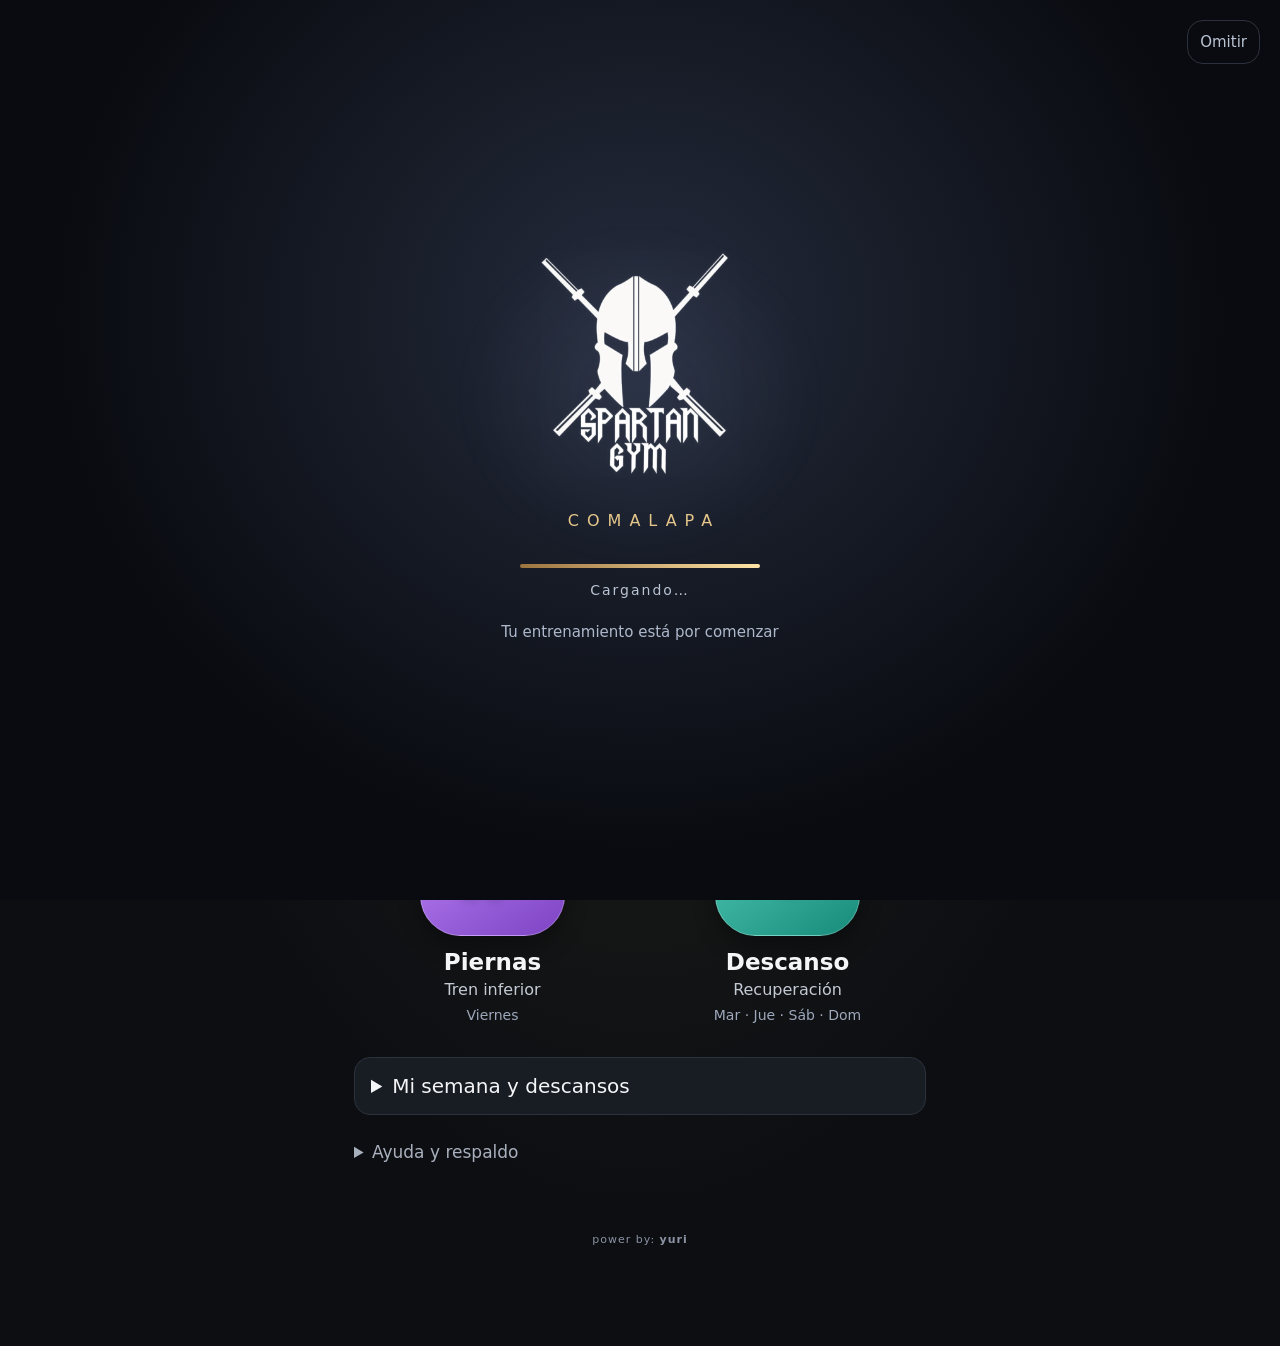
<file: index.html>
<!doctype html><html lang="es"><head><meta charset="utf-8"><meta name="viewport" content="width=device-width, initial-scale=1, maximum-scale=5"><meta name="theme-color" content="#0c0e12"><link rel="manifest" href="./manifest.webmanifest"><link rel="icon" href="./spartan-icon-192.png"><link rel="apple-touch-icon" href="./spartan-icon-192.png"><title>SPARTAN GYM COMALAPA · Mi rutina</title><meta name="description" content="SPARTAN GYM COMALAPA. Tu rutina, ejercicios y días de descanso en el celular."><style>
*{box-sizing:border-box}body{margin:0;background:#f5f6f0;color:#183529;font:20px system-ui,sans-serif}button,select,input{font:inherit}button{cursor:pointer;min-height:56px;border:0;border-radius:16px;padding:12px;background:#e5ecd9;color:#183529}button:focus-visible,input:focus-visible{outline:3px solid #d39421}main{max-width:600px;margin:auto;padding:16px 14px 100px}header{display:flex;justify-content:space-between;align-items:center;margin-bottom:18px}header b{font-size:24px}header button{font-size:18px;background:white}.date{font-size:20px;margin:0 0 8px}.daytitle{font-size:30px;line-height:1.15;margin:0 0 14px}.chooser{display:grid;grid-template-columns:repeat(3,1fr);gap:6px;margin:16px 0}.chooser button{font-size:18px;padding:12px 3px}.chooser .active{background:#173e2c;color:white}.chooser small{display:block;font-size:16px;margin-top:4px}.card{background:white;border-radius:22px;overflow:hidden;border:1px solid #dbe3d4}.top{padding:16px 18px 0}.top p{margin:0 0 8px;font-size:18px;color:#697861}h2{font-size:28px;line-height:1.15;margin:0}.demo{display:block;width:100%;height:auto;aspect-ratio:4/3;object-fit:contain;background:white}.play{font-size:17px;display:block;margin:0 auto 10px;background:#f0f3e9;min-height:44px}.counts{display:grid;grid-template-columns:1fr 1fr;gap:8px;padding:0 16px}.counts div{background:#eff4e6;text-align:center;padding:12px;border-radius:15px;font-size:20px}.counts b{display:block;font-size:36px}.rest{font-size:20px;text-align:center;margin:14px 10px}.action{display:block;background:#173e2c;color:white;width:calc(100% - 32px);margin:16px;font-size:23px;font-weight:700;min-height:64px}.done{background:#d7eca9;color:#173e2c}.navigation{display:flex;justify-content:space-between;align-items:center;gap:8px;margin-top:16px}.navigation button{font-size:18px}.navigation span{font-size:18px}.tips{padding:16px;margin:14px 0;background:white;border-radius:16px}.tips summary{font-size:21px;cursor:pointer}.tips p{font-size:19px;line-height:1.5}.planrow{padding:16px 0;border-bottom:1px solid #dce4d3;font-size:21px}.planrow span{display:block;margin-top:5px;color:#66755d}.restscreen{text-align:center;padding:32px 16px;background:#e5edd7;border-radius:22px}.restscreen h2{font-size:34px}.restscreen p{line-height:1.5}.restscreen .moon{font-size:80px}dialog{border:0;border-radius:20px;max-width:550px;width:94%;max-height:90vh;color:#183529}dialog::backdrop{background:#18352999}dialog header{position:sticky;top:0;background:white}.muted{font-size:17px;color:#64745d}.smallbtn{font-size:18px;width:100%;margin-top:12px}input{max-width:100%;padding:12px;border:1px solid #ccc;border-radius:12px}.status{font-size:18px;padding:10px 0}footer{margin-top:25px;font-size:17px;line-height:1.5}a{color:#255d48}#toast{position:fixed;bottom:12px;left:12px;right:12px;max-width:570px;margin:auto;background:#173e2c;color:white;padding:16px;border-radius:15px;display:none;font-size:19px;z-index:20}@media(max-width:360px){body{font-size:19px}h2{font-size:25px}.chooser button{font-size:16px}.chooser small{font-size:15px}}
.movementbox{position:relative}.movementbox svg{position:absolute;inset:0;width:100%;height:100%;pointer-events:none}.musclelegend{text-align:center;font-size:21px;font-weight:700;padding:12px 8px;background:#edf8e9}.counts b{font-size:30px}.play{margin-top:10px}.gym-banner{position:relative;overflow:hidden;display:flex;align-items:center;gap:16px;margin:0 0 22px;padding:25px 22px;border-radius:22px;background:linear-gradient(120deg,#10291f,#214e36);color:#efffcf;box-shadow:0 8px 24px #173e2c20;border:1px solid #456444}.gym-banner:after{content:"";position:absolute;right:-35px;top:-45px;width:140px;height:220px;transform:rotate(25deg);background:linear-gradient(90deg,transparent,#d5fb8120);pointer-events:none}.gym-mark{flex:none;width:48px;height:54px;color:#d6f58b}.gym-brand{position:relative;z-index:1}.gym-brand strong{display:block;font-size:clamp(27px,7.5vw,40px);line-height:1.05;letter-spacing:-1px;font-weight:900}.gym-brand span{display:block;font-size:15px;letter-spacing:5px;font-weight:700;margin-top:9px;color:#d6f58b}.credit{text-align:center;font-size:11px;letter-spacing:1px;color:#64745d;margin:30px 0 0}.credit b{font-weight:600}@media(max-width:360px){.gym-banner{gap:10px;padding:23px 16px}.gym-mark{width:38px}.gym-brand span{letter-spacing:4px}}
[hidden]{display:none!important}:root{color-scheme:dark;--accent:#edc675;--accent2:#bd8940;--glow:#edc67524;--bg:#0c0e12;--panel:#181c23;--line:#2c323d;--ink:#f4f5f7;--muted:#a9b0bd}
body[data-palette="cyan"]{--accent:#79dce9;--accent2:#379dad;--glow:#79dce924}
body[data-palette="violet"]{--accent:#c6a7ff;--accent2:#8e65ce;--glow:#c6a7ff24}
html{background:var(--bg)}body{background:radial-gradient(ellipse at top,var(--glow),transparent 580px),var(--bg);color:var(--ink);min-height:100vh}main{padding-top:16px}button{background:#222731;color:var(--ink);border:1px solid var(--line);position:relative;overflow:hidden;transition:transform .16s,background .2s,box-shadow .2s;-webkit-tap-highlight-color:transparent}button:active{transform:scale(.96)}button:focus-visible,summary:focus-visible{outline:3px solid var(--accent);outline-offset:3px}button:disabled{opacity:.35;cursor:default}button:hover:not(:disabled){border-color:var(--accent)}
.gym-banner{display:flex;flex-direction:column;gap:0;padding:20px 20px 22px;background:radial-gradient(ellipse at center,#2b303b 0,#11151c 75%);border:1px solid #40434a;border-radius:26px;box-shadow:0 16px 40px #0006;margin-bottom:24px}.gym-banner:after{inset:auto 24% 0;width:52%;height:2px;background:linear-gradient(90deg,transparent,var(--accent),transparent);transform:none}.gym-logo{display:block;width:210px;max-width:65%;height:auto;filter:invert(1);mix-blend-mode:screen}.gym-place{color:var(--accent);font-size:15px;font-weight:700;letter-spacing:7px;padding-left:7px;margin-top:12px}.toolbar{gap:8px;flex-wrap:wrap;margin-bottom:12px}.toolbar b{font-size:23px}.toolbar button{font-size:16px;background:var(--panel);min-height:48px;padding:10px 12px}#installApp{color:var(--accent);border-color:var(--accent2)}.sound-toggle{min-width:48px}.palettes{display:flex;align-items:center;gap:10px;margin:0 0 24px}.palettes>span{font-size:13px;color:var(--muted);margin-right:auto}.swatch{min-height:32px;width:32px;padding:0;border-radius:50%;border:5px solid var(--bg);outline:1px solid var(--line)}.swatch[aria-pressed="true"]{outline:2px solid var(--ink)}.gold{background:#edc675}.cyan{background:#79dce9}.violet{background:#c6a7ff}.date,.top p,.muted{color:var(--muted)}.daytitle{font-size:31px;letter-spacing:-.8px}.chooser{gap:8px}.chooser button{background:var(--panel);border-radius:18px}.chooser small{color:var(--muted)}.chooser .active{background:linear-gradient(135deg,var(--accent),var(--accent2));color:#141519;border-color:transparent;box-shadow:0 5px 20px var(--glow)}.chooser .active small{color:#26272b}.card{background:var(--panel);border-color:var(--line);box-shadow:0 10px 30px #0003}.top{padding:20px 20px 0}h2{letter-spacing:-.5px}.demo{background:#fff}.musclelegend{background:#172d25;color:#a3ebbc}.play{background:#232934;color:#dce1e9;font-size:16px}.counts div{background:#242a34;border:1px solid var(--line);color:var(--muted)}.counts b{color:var(--accent);font-size:33px}.rest{color:#d2d6df;font-size:18px}.action{background:linear-gradient(125deg,var(--accent),var(--accent2));color:#13151a;border:0;box-shadow:0 5px 20px var(--glow)}.action.done{background:#173c30;color:#b2f1ce;box-shadow:none;border:1px solid #317453}.tips{background:var(--panel);border:1px solid var(--line)}.tips p{color:#c4cad4}.tips summary{font-size:20px}.planrow{border-color:var(--line)}.planrow span{color:var(--muted)}.restscreen{background:linear-gradient(145deg,#202634,#141821);border:1px solid var(--line)}.restscreen .moon{color:var(--accent)}.restscreen p{color:#c4cad4}dialog{background:var(--panel);color:var(--ink);border:1px solid var(--line);box-shadow:0 20px 90px #0009;padding:24px}dialog::backdrop{background:#000b;backdrop-filter:blur(7px)}dialog header{background:var(--panel)}input{background:var(--bg);color:var(--ink);border-color:var(--line)}footer{color:var(--muted)}a{color:var(--accent)}.credit{color:#8a93a3}#toast{background:#292f3a;border:1px solid var(--accent2);color:var(--ink);box-shadow:0 8px 30px #0008}.install-dialog{max-width:430px;text-align:center}.install-dialog h2{font-size:28px;margin:12px 0}.install-dialog p{font-size:18px;line-height:1.5;color:#c4cad4}.install-dialog .action{margin:20px 0 10px;width:100%}.install-dialog .later{width:100%;background:transparent}.install-icon{font-size:40px;color:var(--accent)}.install-dialog ol{text-align:left;font-size:18px;line-height:1.6;padding-left:24px}.ripple{position:absolute;width:180px;height:180px;pointer-events:none;background:#ffffff35;border-radius:50%;transform:translate(-50%,-50%) scale(0);animation:ripple .55s ease-out forwards}@keyframes ripple{to{transform:translate(-50%,-50%) scale(2);opacity:0}}.card,.restscreen{animation:arrive .28s ease-out}@keyframes arrive{from{opacity:.6;transform:translateY(7px)}to{opacity:1;transform:none}}@media(prefers-reduced-motion:reduce){*,*:before,*:after{animation:none!important;transition:none!important;scroll-behavior:auto!important}.ripple{display:none}}@media(max-width:380px){.toolbar b{font-size:20px}.toolbar button{padding:9px;font-size:15px}.gym-logo{width:185px}.chooser button{font-size:16px}}.navigation{display:grid;grid-template-columns:88px 1fr 88px;align-items:center;gap:14px;margin:0;padding:14px 16px;background:#11151c}.navigation button{display:flex;flex-direction:column;align-items:center;justify-content:center;gap:2px;min-height:76px;border-radius:20px;background:linear-gradient(145deg,var(--accent),var(--accent2));color:#11151a;border:0;box-shadow:0 5px 16px var(--glow)}.navigation svg{width:34px;height:34px;fill:none;stroke:currentColor;stroke-width:2.8;stroke-linecap:round;stroke-linejoin:round;pointer-events:none}.navigation small{font-size:13px;font-weight:700;pointer-events:none}.navigation>span{text-align:center;font-size:20px;font-weight:700;color:var(--ink)}.top{scroll-margin-top:12px}.startup{position:fixed;inset:0;z-index:100;background:radial-gradient(ellipse at 50% 35%,#242b3c,#090b10 65%);display:grid;place-items:center;padding:28px;transition:opacity .5s}.startup.leaving{opacity:0;pointer-events:none}.startup-inner{position:relative;text-align:center;width:min(330px,100%)}.startup-logo{position:relative;width:240px;max-width:85%;filter:invert(1);mix-blend-mode:screen;animation:logoReveal 1s ease-out}.startup-place{color:#e7c789;font-size:16px;letter-spacing:8px;margin:20px 0 34px;padding-left:8px}.startup-halo{position:absolute;inset:-30px -30px 80px;background:radial-gradient(ellipse,#a8bfff15,transparent 65%);filter:blur(15px)}.loading-track{height:4px;background:#ffffff15;border-radius:6px;overflow:hidden;max-width:240px;margin:auto}.loading-track span{display:block;height:100%;background:linear-gradient(90deg,#9c743e,#ffe4a6);box-shadow:0 0 18px #e8c581;animation:bootLoad 1.6s ease-out forwards}.startup #loadingText{font-size:14px;color:#bac3d3;letter-spacing:2px;margin:14px 0 25px}.start-sound{width:100%;background:linear-gradient(125deg,#edc675,#bd8940);color:#141519;font-weight:700;border:0}.start-quiet{display:block;margin:12px auto 0;background:transparent;color:#bac3d3;border:0;font-size:15px}.skip-intro{position:absolute;top:20px;right:20px;background:transparent;color:#bac3d3;font-size:15px;min-height:44px}.startup button:disabled{opacity:.5}@keyframes bootLoad{from{width:0}to{width:100%}}@keyframes logoReveal{from{opacity:0;transform:scale(.94);filter:invert(1) blur(8px)}to{opacity:1;transform:none;filter:invert(1)}}@media(prefers-reduced-motion:reduce){.loading-track span{width:100%}.startup{transition:none}}
body:not(.at-home) .chooser,body:not(.at-home) .gym-banner{display:none}.at-home .daytitle{font-size:32px;margin-bottom:8px}.at-home .chooser{display:grid;grid-template-columns:1fr 1fr;gap:22px 18px;margin:26px 0 34px}.chooser .app-tile{background:none;border:0;box-shadow:none;display:flex;flex-direction:column;align-items:center;gap:5px;padding:0 4px;overflow:visible}.app-tile .app-icon{width:clamp(100px,30vw,145px);aspect-ratio:1;border-radius:28%;display:grid;place-items:center;border:1px solid #ffffff38;box-shadow:inset 0 2px 0 #ffffff45,0 10px 22px #0005;transition:transform .2s,box-shadow .2s;margin-bottom:8px}.app-tile:active .app-icon{transform:scale(.93)}.app-icon svg{width:58%;height:58%;fill:none;stroke:#fff;stroke-width:1.6;stroke-linecap:round;stroke-linejoin:round;filter:drop-shadow(0 3px 4px #0003)}.tile-0 .app-icon{background:linear-gradient(145deg,#faa65f,#dd512d)}.tile-1 .app-icon{background:linear-gradient(145deg,#65b8ff,#4153d8)}.tile-2 .app-icon{background:linear-gradient(145deg,#c38cff,#7d43c3)}.tile-3 .app-icon{background:linear-gradient(145deg,#59d4bf,#188b7a)}.app-tile b{font-size:23px;color:#f4f5f7}.app-tile .tile-sub{font-size:16px;color:#c4cad4}.app-tile small{font-size:14px;margin:3px 0 0;color:#9da8bb}.navigation{grid-template-columns:1fr 1fr 1fr;gap:12px}.navigation .home-button{background:#242d3c;border:1px solid #526079;color:#e1e9f7;box-shadow:none}.navigation button{min-height:82px}.startup-note{font-size:15px;color:#aeb9cc}.week-plan{margin-top:28px}body:not(.at-home) .week-plan{display:none}@media(max-width:360px){.at-home .chooser{gap:20px 10px}.app-tile .tile-sub{font-size:14px}.app-tile small{font-size:12px}}
</style></head><body><section id="startup" class="startup" aria-label="Bienvenida a Spartan Gym"><button id="skipIntro" class="skip-intro">Omitir</button><div class="startup-inner"><div class="startup-halo"></div><img src="./gym-logo.jpg" alt="Spartan Gym" class="startup-logo"><p class="startup-place">COMALAPA</p><div class="loading-track"><span></span></div><p id="loadingText" role="status">Cargando…</p><p class="startup-note">Tu entrenamiento está por comenzar</p></div></section><main><section class="gym-banner" aria-label="Spartan Gym Comalapa"><img class="gym-logo" src="./gym-logo.jpg" alt="Spartan Gym"><span class="gym-place">COMALAPA</span></section><header class="toolbar"><b>Mi rutina</b><div style="display:flex;gap:6px"><button id="installApp">↓ Instalar</button><button id="soundToggle" class="sound-toggle" aria-label="Silenciar sonidos" aria-pressed="true">🔊</button><button id="calendar">📅 Días</button></div></header><div class="palettes" role="group" aria-label="Color de la aplicación"><span>Tu estilo</span><button class="swatch gold" data-palette="gold" aria-label="Tema dorado" aria-pressed="true"></button><button class="swatch cyan" data-palette="cyan" aria-label="Tema azul" aria-pressed="false"></button><button class="swatch violet" data-palette="violet" aria-label="Tema violeta" aria-pressed="false"></button></div><p class="date" id="dateLabel"></p><h1 class="daytitle" id="dayTitle"></h1><div class="chooser" id="choose"></div><div id="screen"></div><details class="tips week-plan"><summary>Mi semana y descansos</summary><div id="plan"></div></details><footer><details><summary>Ayuda y respaldo</summary><p>📲 <b>Instalar en Android:</b> abre esta página en Chrome, toca el menú ⋮ y elige «Instalar aplicación» o «Añadir a pantalla principal». Después tendrás un icono para abrirla como una app.</p><p>Tras abrirla una vez con internet, la caché puede permitir abrir la app sin conexión. Los cambios guardados en este teléfono siguen siendo locales; si borras los datos del sitio o cambias de navegador, restaura un respaldo.</p><p>Marca «Hecho» al terminar todas las series. Los avances se guardan en este navegador.</p><p>Las animaciones alternan dos fotografías reales. El verde señala una zona muscular principal aproximada; no representa todos los músculos activos ni mide su activación. Son una guía de posiciones, no un video continuo ni el ritmo que debes seguir.</p><p>Empieza ligero y calienta. Las máquinas también requieren ajuste y técnica: pide al entrenador que te ayude; no continúes si sientes dolor.</p><button id="export" class="smallbtn">Descargar respaldo</button><button id="importBackup" class="smallbtn">Restaurar respaldo</button><input type="file" id="backupFile" accept="application/json,.json" hidden><p>Los ejercicios añadidos buscan desarrollar hombros y espalda; no garantizan una forma corporal específica.<br>Fotos: <a href="https://github.com/yuhonas/free-exercise-db">Free Exercise DB</a>. Técnica: <a href="https://www.nasm.org/resource-center/exercise-library">NASM</a>.</p></details></footer><p class="status" id="storage"></p><p class="credit">power by: <b>yuri</b></p></main><dialog id="modal"><header><b>Mis días</b><button id="close">Cerrar ✕</button></header><label>Ver otra fecha<br><input id="date" type="date"></label><h2 style="margin-top:22px">Registro</h2><div id="history"></div></dialog><div id="toast" role="status"></div><dialog id="installDialog" class="install-dialog" aria-labelledby="installTitle"><div class="install-icon" aria-hidden="true">↓</div><h2 id="installTitle">¿Instalar en tu teléfono?</h2><p>Tu gimnasio a un toque. Abre tu rutina desde un icono en tu pantalla.</p><div id="installGuide" hidden><ol><li>Abre este enlace en <b>Chrome</b>.</li><li>Toca el menú <b>⋮</b>.</li><li>Elige <b>Instalar aplicación</b> o <b>Añadir a pantalla principal</b>.</li></ol><p>Si estás dentro de WhatsApp, abre primero el enlace en Chrome.</p></div><button id="confirmInstall" class="action">Instalar ahora</button><button id="laterInstall" class="later">Ahora no</button></dialog><script>const frames=[["./assets/exercise-00.jpg", "./assets/exercise-01.jpg"], ["./assets/exercise-02.jpg", "./assets/exercise-03.jpg"], ["./assets/exercise-04.jpg", "./assets/exercise-05.jpg"], ["./assets/exercise-06.jpg", "./assets/exercise-07.jpg"], ["./assets/exercise-08.jpg", "./assets/exercise-09.jpg"], ["./assets/exercise-10.jpg", "./assets/exercise-11.jpg"], ["./assets/exercise-12.jpg", "./assets/exercise-13.jpg"], ["./assets/exercise-14.jpg", "./assets/exercise-15.jpg"], ["./assets/exercise-16.jpg", "./assets/exercise-17.jpg"], ["./assets/exercise-18.jpg", "./assets/exercise-19.jpg"], ["./assets/exercise-20.jpg", "./assets/exercise-21.jpg"], ["./assets/exercise-22.jpg", "./assets/exercise-23.jpg"], ["./assets/exercise-24.jpg", "./assets/exercise-25.jpg"], ["./assets/exercise-26.jpg", "./assets/exercise-27.jpg"], ["./assets/exercise-28.jpg", "./assets/exercise-29.jpg"], ["./assets/exercise-30.jpg", "./assets/exercise-31.jpg"]];const regions=[[[[135, 102, 14, 9]], [[135, 102, 14, 9]]], [[[134, 86, 8, 9], [172, 87, 8, 9]], [[140, 84, 7, 10], [165, 84, 7, 10]]], [[[129, 72, 6, 8], [158, 72, 6, 8]], [[131, 70, 7, 7], [161, 70, 7, 7]]], [[[111, 76, 5, 10], [150, 76, 5, 10]], [[111, 72, 6, 9], [148, 72, 6, 9]]], [[[199, 132, 8, 15]], [[202, 133, 8, 13]]], [[[79, 105, 9, 10]], [[79, 106, 9, 10]]], [[[146, 91, 5, 10]], [[146, 94, 5, 11]]], [[[137, 62, 6, 10], [180, 63, 6, 11]], [[140, 67, 5, 12], [171, 67, 5, 12]]], [[[118, 119, 13, 8]], [[100, 108, 13, 7]]], [[[162, 122, 16, 8]], [[171, 130, 17, 8]]], [[[145, 143, 15, 7]], [[155, 141, 12, 7]]], [[[124, 152, 6, 12]], [[124, 151, 6, 12]]], [[[144, 75, 8, 8]], [[151, 79, 7, 10]]], [[[146, 79, 14, 10]], [[153, 79, 14, 10]]], [[[118, 91, 9, 14]], [[122, 94, 8, 14]]], [[[61, 72, 10, 12]], [[67, 79, 10, 12]]]];const exercises=[
['Press con mancuernas','Pecho','2 × 8–12','bench','Apoya cabeza, espalda y glúteos en el banco; pies firmes.','Baja las mancuernas junto al pecho con codos a unos 45°. Empuja hacia arriba sin chocarlas.','Evita rebotar, arquear en exceso la espalda o abrir los codos a 90°.'],
['Press de hombros sentado','Hombros','2 × 8–12','press','Siéntate con espalda apoyada y mancuernas a los lados de los hombros.','Empuja hacia arriba de forma controlada y vuelve a una profundidad cómoda.','No arquees la zona lumbar ni eleves peso que te obligue a balancearte.'],
['Elevaciones laterales','Hombros','2 × 12–15','lateral','De pie, rodillas suaves y mancuernas a los lados.','Con codos ligeramente doblados, eleva los brazos hasta la altura de los hombros y baja despacio.','Evita encoger los hombros o lanzar las pesas con impulso.'],
['Curl de bíceps','Bíceps','2 × 10–12','curl','De pie, palmas al frente y codos junto al cuerpo.','Flexiona los codos para acercar las pesas a los hombros. Baja con control.','No balancees el torso ni adelantes los codos para levantar más peso.'],
['Jalón al pecho','Espalda','2 × 8–12','pull','Ajusta el apoyo de muslos, agarra la barra y mantén el pecho alto.','Lleva los codos hacia abajo y la barra hacia la parte alta del pecho. Vuelve lentamente.','No lleves la barra detrás de la nuca ni tires con un balanceo del tronco.'],
['Remo sentado en polea','Espalda','2 × 10–12','row','Siéntate con rodillas suaves y espalda neutra; toma el agarre.','Lleva el agarre hacia el abdomen acercando los omóplatos. Extiende los brazos con control.','No redondees la espalda ni te eches muy atrás para tirar.'],
['Extensión de tríceps en polea','Tríceps','2 × 10–15','push','De pie frente a la polea alta, codos a los lados y abdomen firme.','Extiende los codos llevando la cuerda hacia los muslos. Regresa sin mover los brazos superiores.','Evita balancearte, doblar las muñecas o separar mucho los codos.'],
['Extensión sobre la cabeza','Tríceps','2 × 10–12','over','Sentado, sujeta una mancuerna con ambas manos sobre la cabeza.','Flexiona los codos bajando la pesa detrás de la cabeza en un rango cómodo. Extiende lentamente.','Mantén el abdomen firme; evita arquear la espalda o forzar los hombros.'],
['Sentadilla goblet','Cuádriceps · glúteos','2 × 8–12','squat','Sujeta una pesa al pecho, pies aproximadamente al ancho de hombros.','Flexiona rodillas y caderas, baja lo que puedas controlar y empuja el suelo para subir.','Mantén talones apoyados y rodillas siguiendo la dirección de los pies.'],
['Peso muerto rumano con barra','Glúteos · isquiotibiales','2 × 8–12','hinge','De pie con una barra frente a los muslos y rodillas ligeramente flexionadas.','Lleva la cadera atrás con la barra cerca de las piernas. Sube extendiendo la cadera.','Detén la bajada antes de redondear la espalda; no es necesario llegar al suelo.'],
['Zancada hacia atrás','Piernas · glúteos','2 × 8 por lado','lunge','De pie, pies al ancho de caderas; usa apoyo si necesitas equilibrio.','Da un paso atrás y baja ambas rodillas. Empuja con el pie delantero para regresar; alterna lados.','Mantén el pie delantero apoyado y evita que la rodilla se desplace hacia dentro.'],
['Elevación de talones','Pantorrillas','2 × 12–15','calf','Ajusta la máquina de pantorrillas a tu altura; coloca los hombros bajo los apoyos y el antepié en la plataforma.','Eleva los talones, pausa brevemente arriba y baja despacio.','No rebotes ni dejes que los tobillos se inclinen hacia los lados.']];

exercises[8]=['Prensa de piernas','Piernas','2 × 10–12','','Ajusta el asiento y apoya la espalda y los pies en la plataforma.','Empuja sin bloquear las rodillas. Regresa hasta donde puedas mantener la pelvis apoyada.','Rodillas en la dirección de los pies; no bajes tanto que se despegue la espalda.'];
exercises[9]=['Extensión de piernas','Cuádriceps','2 × 10–12','','Alinea las rodillas con el eje de la máquina y coloca el rodillo sobre la parte baja de las espinillas.','Extiende las piernas lentamente y regresa con control.','No lances el peso ni fuerces el bloqueo de rodillas.'];
exercises[10]=['Curl femoral sentado','Parte posterior del muslo','2 × 10–12','','Ajusta el respaldo y los apoyos de muslos y tobillos; alinea la rodilla con el eje.','Dobla las rodillas llevando los talones hacia abajo y atrás. Regresa despacio.','Mantén la espalda apoyada y evita levantar la cadera.'];
exercises[11]=['Pantorrillas sentado','Pantorrillas','2 × 12–15','','Ajusta los apoyos sobre los muslos y coloca el antepié sobre la plataforma.','Sube los talones, pausa y bájalos de forma controlada.','No rebotes; usa un recorrido cómodo.'];

exercises.push(
['Elevación lateral en polea','Hombro lateral','2 × 12–15 por lado','','Coloca la polea abajo. Toma el asa con la mano del lado opuesto y mantén el torso estable.','Eleva el brazo hacia el costado hasta la altura del hombro, con el codo suavemente flexionado. Baja despacio.','No encojas el hombro ni balancees el cuerpo. Haz ambos lados.'],
['Aperturas en polea','Pecho','2 × 10–12','','Ajusta ambas poleas algo por encima de los hombros y adelanta un pie.','Con codos ligeramente flexionados, acerca las manos delante del pecho y vuelve con control.','No fuerces el estiramiento hacia atrás ni cambies mucho el ángulo del codo.'],
['Jalón con brazos casi rectos','Dorsal ancho','2 × 12–15','','De pie frente a la polea alta, toma la barra con ambas manos y flexiona ligeramente las rodillas.','Lleva la barra hacia los muslos moviendo los hombros, con los codos casi rectos. Regresa lentamente.','No arquees la zona lumbar ni conviertas el movimiento en una extensión de tríceps.'],
['Face pull con cuerda','Hombro posterior · espalda alta','2 × 12–15','','Ajusta la polea a la altura de la cara y toma la cuerda con ambas manos.','Tira hacia la frente separando las manos y llevando los codos hacia los lados. Vuelve lentamente.','Usa poco peso, mantén el cuello relajado y evita impulsarte con el tronco.']
);
const routines=[[0,1,2,12,13,3],[4,5,14,15,6,7],[8,9,10,11]];
const muscleNames=['Pecho','Hombros','Hombro lateral','Bíceps','Dorsal ancho','Espalda media','Tríceps','Tríceps','Cuádriceps (también glúteos)','Cuádriceps','Isquiotibiales','Pantorrillas','Hombro lateral','Pecho','Dorsal ancho','Hombro posterior'];
let frameIndex=0,animationTimer=null,showMuscle=true,home=true;
function paintDemo(){if(group<0)return;const id=routines[group][index],img=document.querySelector('#movement'),svg=document.querySelector('#muscleOverlay');if(!img||!svg)return;img.src=frames[id][frameIndex];svg.innerHTML=showMuscle?regions[id][frameIndex].map(([cx,cy,rx,ry])=>`<ellipse cx="${cx}" cy="${cy}" rx="${rx}" ry="${ry}" fill="#47ff67" fill-opacity=".5" stroke="#16b739" stroke-width="1.5"/>`).join(''):'';}
function startAnimation(){clearInterval(animationTimer);frameIndex=0;paintDemo();if(!paused&&group>=0)animationTimer=setInterval(()=>{frameIndex=1-frameIndex;paintDemo()},1400);}

const $=s=>document.querySelector(s),names=['Pecho + hombros + bíceps','Espalda + tríceps','Piernas en máquinas'];let data={};try{data=JSON.parse(localStorage.getItem('ppl-ritmo-v1')||'{}')}catch(e){};const fmt=d=>[d.getFullYear(),String(d.getMonth()+1).padStart(2,'0'),String(d.getDate()).padStart(2,'0')].join('-'),parse=s=>new Date(s+'T12:00:00');let selected=fmt(new Date()),group=({1:0,3:1,5:2})[parse(selected).getDay()]??-1,index=0,paused=matchMedia('(prefers-reduced-motion: reduce)').matches;const label=s=>parse(s).toLocaleDateString('es-SV',{weekday:'long',day:'numeric',month:'long'});function rec(){return data[selected]||{items:{}}}function save(){try{localStorage.setItem('ppl-ritmo-v1',JSON.stringify(data))}catch(e){$('#storage').textContent='No se pudo guardar. Descarga un respaldo.'}}function toast(t){$('#toast').textContent=t;$('#toast').style.display='block';setTimeout(()=>$('#toast').style.display='none',2600)}
// New leg movements have distinct record IDs; old exercise checks never mark these as done.
const recordId=id=>id>=8&&id<=11?'machine-'+id:id;
function render(){clearInterval(animationTimer);document.body.classList.toggle('at-home',home); $('#dateLabel').textContent=label(selected);$('#dayTitle').textContent=group<0?'Hoy: descanso completo':names[group];const menuIcons=[
'<path d="m7 7 10 10M4 8l4-4m8 16 4-4M2 6l4-4m12 20 4-4M5 11l6-6m2 14 6-6"/>',
'<path d="M8 3 4 7l3 5 2-2v11h6V10l2 2 3-5-4-4M9 3c0 4 6 4 6 0M9 13h6M12 9v12"/>',
'<path d="M7 3h10l-1 8-2 10h-3l1-10-1-3-1 4-3 9H4l3-11Z"/>',
'<path d="M20 14a8 8 0 0 1-10-10 8 8 0 1 0 10 10Z"/>'
];
$('#choose').innerHTML=['Bíceps','Tríceps','Piernas','Descanso'].map((n,g)=>`<button data-group="${g===3?-1:g}" class="app-tile tile-${g}"><span class="app-icon"><svg viewBox="0 0 24 24" aria-hidden="true">${menuIcons[g]}</svg></span><b>${n}</b><span class="tile-sub">${['Pecho + hombros','Espalda','Tren inferior','Recuperación'][g]}</span><small>${['Lunes','Miércoles','Viernes','Mar · Jue · Sáb · Dom'][g]}</small></button>`).join('');
if(home){$('#dayTitle').textContent='Tu entrenamiento';$('#screen').innerHTML='';return}
if(group<0){$('#screen').innerHTML='<div class="restscreen"><div class="moon">☾</div><h2>Descanso completo</h2><p>Hoy no toca rutina de pesas.<br>Vuelve en tu próximo día de entrenamiento.</p><button id="restDone" class="action">'+(rec().rest?'✓ Descanso registrado':'Registrar descanso')+'</button><button id="goHome" class="smallbtn">⌂ Inicio</button></div>';return}let id=routines[group][index],e=exercises[id],done=rec().items?.[recordId(id)]?.done;let reps=e[2].split('×')[1].trim();$('#screen').innerHTML=`<article class="card"><div class="top"><p>Ejercicio ${index+1} de ${routines[group].length}</p><h2>${e[0]}</h2></div><div class="movementbox"><img id="movement" class="demo" src="${frames[id][0]}" alt="${e[0]}: demostración en dos posiciones"><svg id="muscleOverlay" viewBox="0 0 300 225" aria-hidden="true"></svg></div><div class="navigation"><button id="back" aria-label="Ejercicio anterior" ${index===0?'disabled':''}><svg viewBox="0 0 24 24" aria-hidden="true"><path d="m15 18-6-6 6-6"/></svg><small>Anterior</small></button><button id="goHome" class="home-button" aria-label="Volver al inicio"><svg viewBox="0 0 24 24" aria-hidden="true"><path d="m3 10 9-7 9 7v10a1 1 0 0 1-1 1h-5v-8H9v8H4a1 1 0 0 1-1-1Z"/></svg><small>Inicio</small></button><button id="forward" aria-label="Ejercicio siguiente" ${index===routines[group].length-1?'disabled':''}><svg viewBox="0 0 24 24" aria-hidden="true"><path d="m9 18 6-6-6-6"/></svg><small>Siguiente</small></button></div><div class="musclelegend">🟢 ${muscleNames[id]}</div><button id="muscleToggle" class="play">${showMuscle?'Ocultar marca verde':'Mostrar músculo'}</button><button class="play" id="pause">${paused?'▶ Ver movimiento':'Ⅱ Pausar movimiento'}</button><div class="counts"><div><b>2</b>series</div><div><b>${reps}</b>repeticiones</div></div><p class="rest">⏱ Descansa 90–120 s entre series</p><button class="action ${done?'done':''}" id="done">${done?'✓ Hecho · tocar para desmarcar':'✓ Marcar como hecho'}</button></article><details class="tips"><summary>Cómo hacerlo bien</summary><p>${e[4]}</p><p>${e[5]}</p><p>${e[6]}</p></details><button class="smallbtn" id="restView">☾ Ver descanso de este día</button>`;startAnimation();}
$('#choose').onclick=e=>{let b=e.target.closest('[data-group]');if(b){home=false;group=+b.dataset.group;index=0;render();$('#dayTitle').scrollIntoView({block:'start',behavior:'smooth'})}};$('#screen').onclick=e=>{let id=e.target.closest('button')?.id;if(id==='goHome'){home=true;render();window.scrollTo({top:0,behavior:'smooth'});return}if(id==='muscleToggle'){showMuscle=!showMuscle;render()}if(id==='pause'){paused=!paused;render()}if(id==='forward'||id==='back'){index+=id==='forward'?1:-1;render();document.querySelector('.top')?.scrollIntoView({block:'start',behavior:matchMedia('(prefers-reduced-motion: reduce)').matches?'auto':'smooth'})}if(id==='restView'){group=-1;render()}if(id==='done'){if(selected>fmt(new Date()))return toast('Solo puedes registrar hoy o días pasados.');data[selected]??={items:{}};data[selected].items??={};let rid=recordId(routines[group][index]),v=data[selected].items[rid]||{};data[selected].items[rid]={...v,done:!v.done};if(!v.done)data[selected].rest=false;save();render();if(!v.done)toast(index<routines[group].length-1?'Guardado. Toca Siguiente →':'Guardado. Terminaste este ejercicio.')}if(id==='restDone'){if(selected>fmt(new Date()))return toast('Registra el descanso cuando llegue ese día.');if(Object.values(rec().items||{}).some(x=>x.done))return toast('Ya hay entrenamiento registrado en esta fecha.');data[selected]??={items:{}};data[selected].rest=!data[selected].rest;save();render()}};
$('#plan').innerHTML=['Lunes|Pecho, hombros y bíceps','Martes|DESCANSO COMPLETO','Miércoles|Espalda y tríceps','Jueves|DESCANSO COMPLETO','Viernes|Piernas en máquinas','Sábado|DESCANSO COMPLETO','Domingo|DESCANSO COMPLETO'].map(s=>{let [a,b]=s.split('|');return `<div class="planrow"><b>${a}</b><span>${b}</span></div>`}).join('');$('#calendar').onclick=()=>{$('#date').value=selected;$('#history').innerHTML=Object.keys(data).sort().reverse().filter(k=>data[k].rest||Object.values(data[k].items||{}).some(x=>x.done)).map(k=>`<div class="planrow"><b>${label(k)}</b><span>${data[k].rest?'☾ Descanso completo':Object.values(data[k].items||{}).filter(x=>x.done).length+' ejercicios hechos'}</span></div>`).join('')||'<p>Aún no hay días registrados.</p>';$('#modal').showModal()};$('#close').onclick=()=>$('#modal').close();$('#date').onchange=e=>{if(!e.target.value)return;selected=e.target.value;home=true;group=({1:0,3:1,5:2})[parse(selected).getDay()]??-1;index=0;render();$('#modal').close()};$('#export').onclick=()=>{let a=document.createElement('a'),u=URL.createObjectURL(new Blob([JSON.stringify({version:2,data})],{type:'application/json'}));a.href=u;a.download='mi-rutina-respaldo.json';a.click();setTimeout(()=>URL.revokeObjectURL(u),1000)};render();if('serviceWorker' in navigator){window.addEventListener('load',()=>navigator.serviceWorker.register('./sw.js').catch(()=>{}))}</script><script src="./experience.js"></script></body></html>
</file>
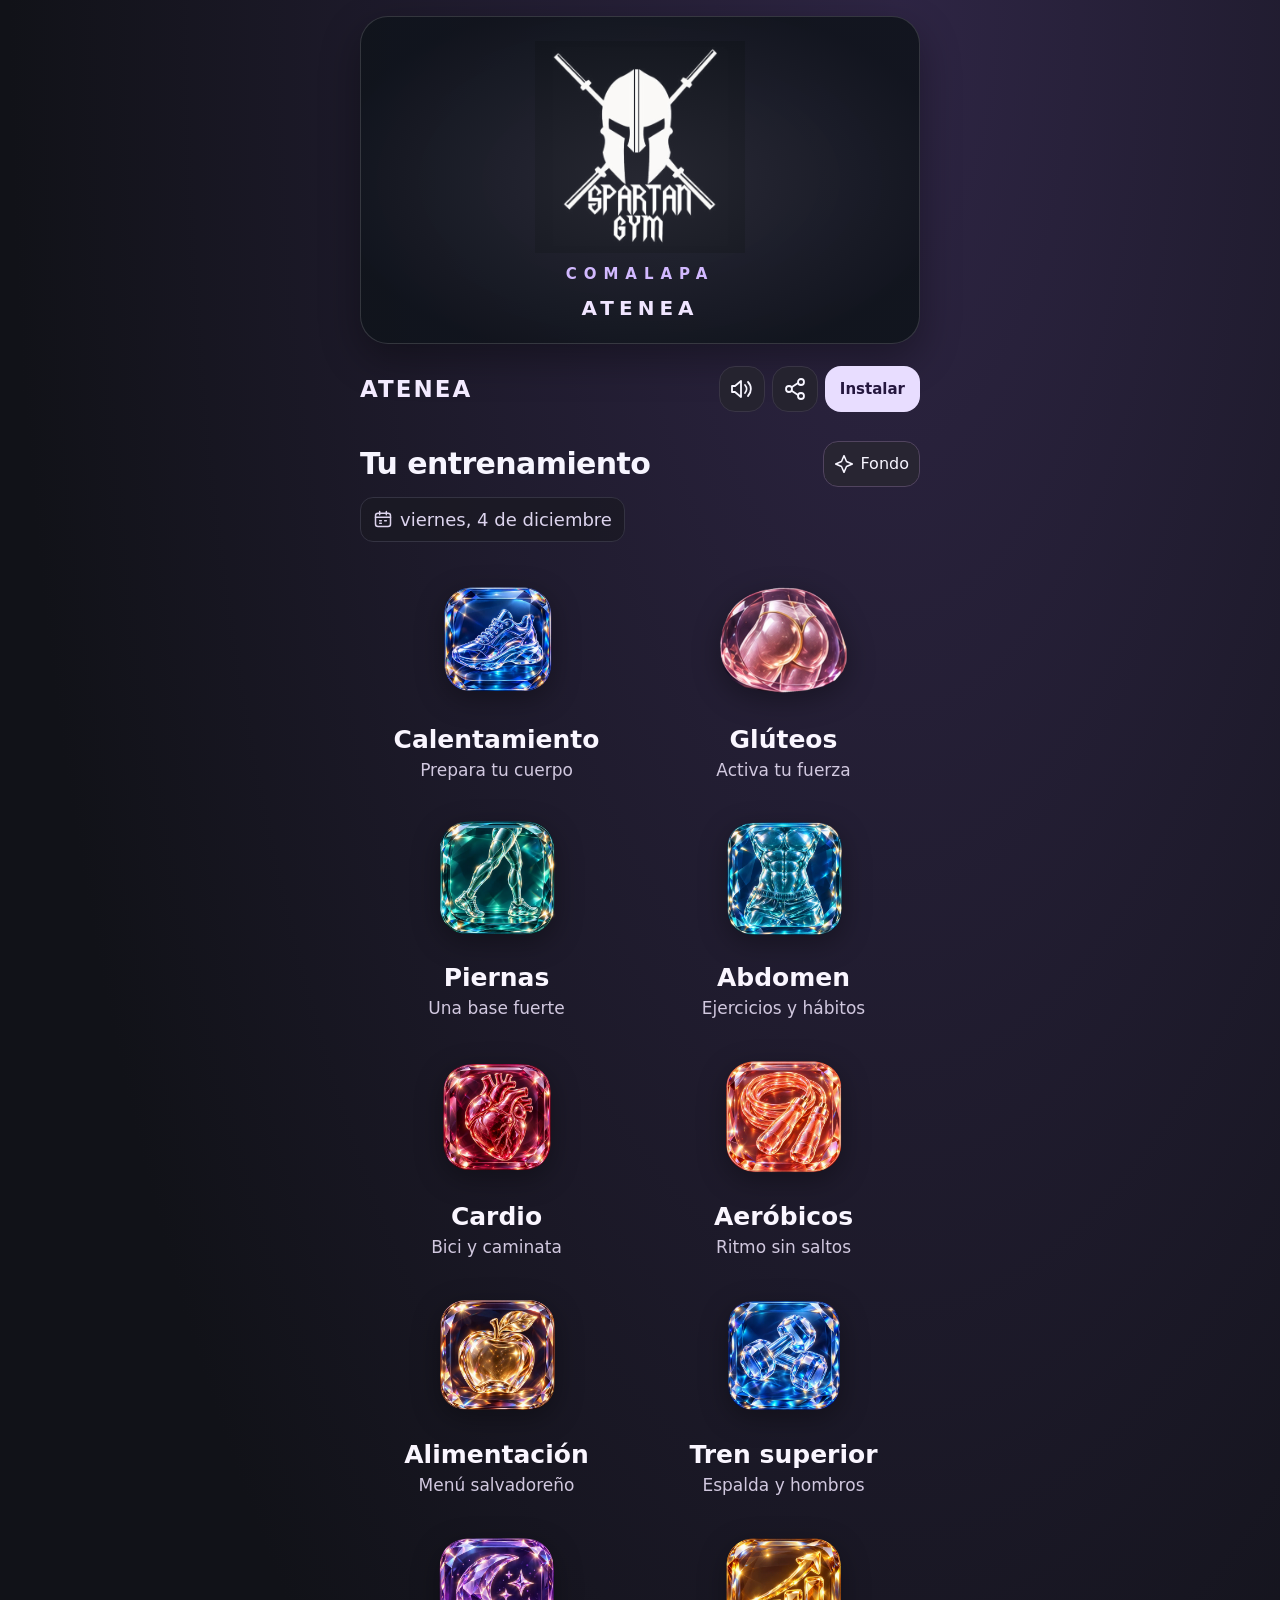
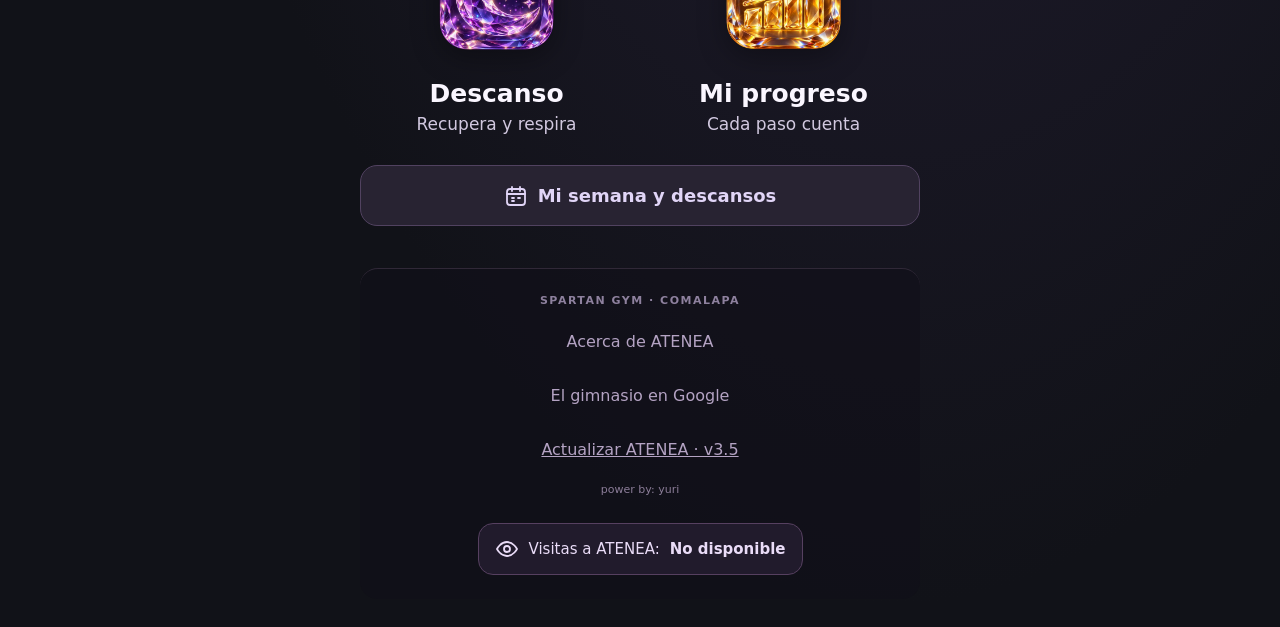
<file: atenea/index.html>
<!doctype html>
<html lang="es-SV">
<head>
<meta charset="utf-8"><meta name="viewport" content="width=device-width,initial-scale=1,viewport-fit=cover">
<meta name="theme-color" content="#111117"><meta name="description" content="ATENEA de SPARTAN GYM COMALAPA. Ejercicios ilustrados, hábitos y progreso a tu ritmo.">
<meta name="apple-mobile-web-app-capable" content="yes"><meta name="apple-mobile-web-app-status-bar-style" content="black-translucent">
<title>ATENEA · SPARTAN GYM COMALAPA</title>
<link rel="manifest" href="./manifest.webmanifest"><link rel="icon" href="./icon-192.png"><link rel="apple-touch-icon" href="./icon-192.png"><link rel="stylesheet" href="./style.css?v=3.5">
<script src="./data.js?v=3.5" defer></script><script src="./menus.js?v=3.5" defer></script><script src="./app.js?v=3.5" defer></script>
</head>
<body>
<div id="wallpaper-layer" aria-hidden="true"></div>
<div id="splash" aria-label="Cargando ATENEA"><div class="splash-inner"><img src="./assets/logo.jpg" alt="SPARTAN GYM" class="logo"><span class="comalapa">COMALAPA</span><span class="splash-name">ATENEA</span><p>Fuerza que nace de ti.</p><div class="load-track"><span></span></div><span class="loading-label">Cargando tu espacio…</span></div></div>
<div class="app-shell">
<section class="gym-banner" aria-label="SPARTAN GYM COMALAPA"><img src="./assets/logo.jpg" alt="SPARTAN GYM"><span class="comalapa">COMALAPA</span><span class="atenea-label">ATENEA</span></section>
<header class="topbar"><a href="#home" class="brand-word">ATENEA</a><div class="top-actions"><button class="icon-button" id="sound" aria-label="Silenciar sonidos" title="Sonidos"></button><button class="icon-button" id="share" aria-label="Compartir ATENEA" title="Compartir"></button><button class="install-button" id="install">Instalar</button></div></header>
<main id="app" tabindex="-1"></main>
<footer><span class="footer-brand">SPARTAN GYM · COMALAPA</span><button class="text-button" data-action="about">Acerca de ATENEA</button><button class="text-button" data-action="gym">El gimnasio en Google</button><a class="text-button" href="./actualizar.html">Actualizar ATENEA · v3.5</a><small>power by: yuri</small>
<div class="atenea-views" aria-label="Contador de visitas de ATENEA" style="display:flex;align-items:center;justify-content:center;gap:10px;flex-wrap:wrap;margin:15px auto 0;padding:13px 16px;border:1px solid #564060;border-radius:15px;background:#211b2c;color:#eadcf8;font-size:15px">
<svg aria-hidden="true" width="21" height="21" viewBox="0 0 24 24" fill="none" stroke="currentColor" stroke-width="1.8" stroke-linecap="round" stroke-linejoin="round"><path d="M2 12s3.5-7 10-7 10 7 10 7-3.5 7-10 7S2 12 2 12Z"/><circle cx="12" cy="12" r="3"/></svg>
<span>Visitas a ATENEA:</span> <strong id="atenea-view-count" aria-live="polite">Cargando…</strong>
</div></footer>
</div>
<div id="timer" class="timer hidden" role="status" aria-label="Tiempo de descanso"><div><span>Descanso</span><strong id="timer-value">01:00</strong></div><button id="timer-toggle" class="icon-button" aria-label="Pausar descanso"></button><button id="timer-close" class="icon-button" aria-label="Cerrar descanso"></button></div>
<div id="toast" class="toast" role="status" aria-live="polite"></div>
<dialog id="modal"><div id="modal-content"></div><button class="secondary wide" id="close-modal">Cerrar</button></dialog>
<input id="wallpaper-file" type="file" accept="image/jpeg,image/png,image/webp,image/gif" hidden>
<input id="import-file" type="file" accept="application/json,.json" hidden>
<noscript><div class="noscript">Activa JavaScript en el navegador para ver los ejercicios y guardar tu progreso.</div></noscript>
<script>
(function(){
  var el=document.getElementById('atenea-view-count');
  if(!el)return;
  var base='https://abacus.jasoncameron.dev/';
  var path='spartangymcomalapa/atenea-visits';
  var key='atenea-visit-counted-v1';
  var action='get';
  try{if(!sessionStorage.getItem(key)){sessionStorage.setItem(key,'1');action='hit';}}catch(e){action='get';}
  fetch(base+action+'/'+path,{cache:'no-store',signal:AbortSignal.timeout?AbortSignal.timeout(8000):undefined})
    .then(function(r){if(!r.ok)throw Error('API '+r.status);return r.json();})
    .then(function(d){if(typeof d.value!=='number'||!Number.isFinite(d.value))throw Error('Valor no válido');el.textContent=new Intl.NumberFormat('es-SV').format(d.value);})
    .catch(function(){el.textContent='No disponible';});
})();
</script>
<script>setTimeout(function(){var s=document.getElementById('splash');if(s)s.remove()},2600)</script>
</body></html>
</file>
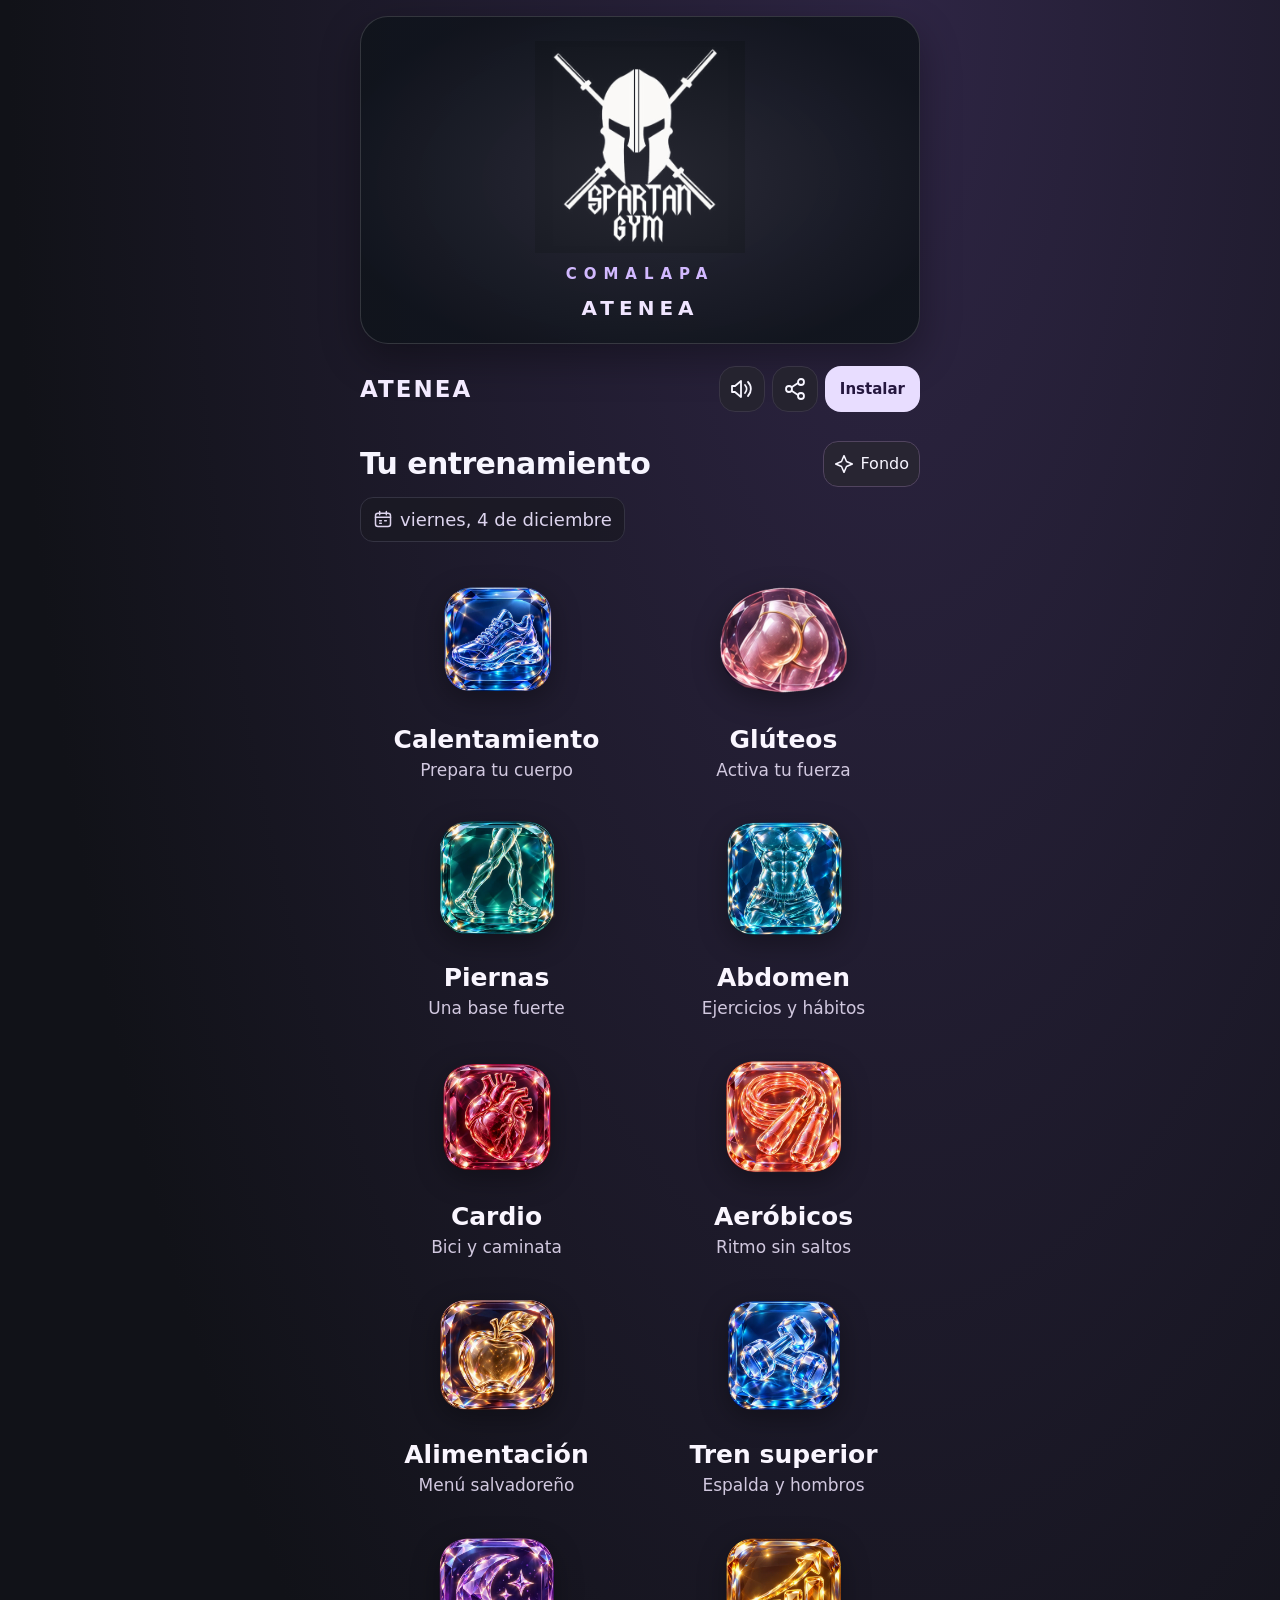
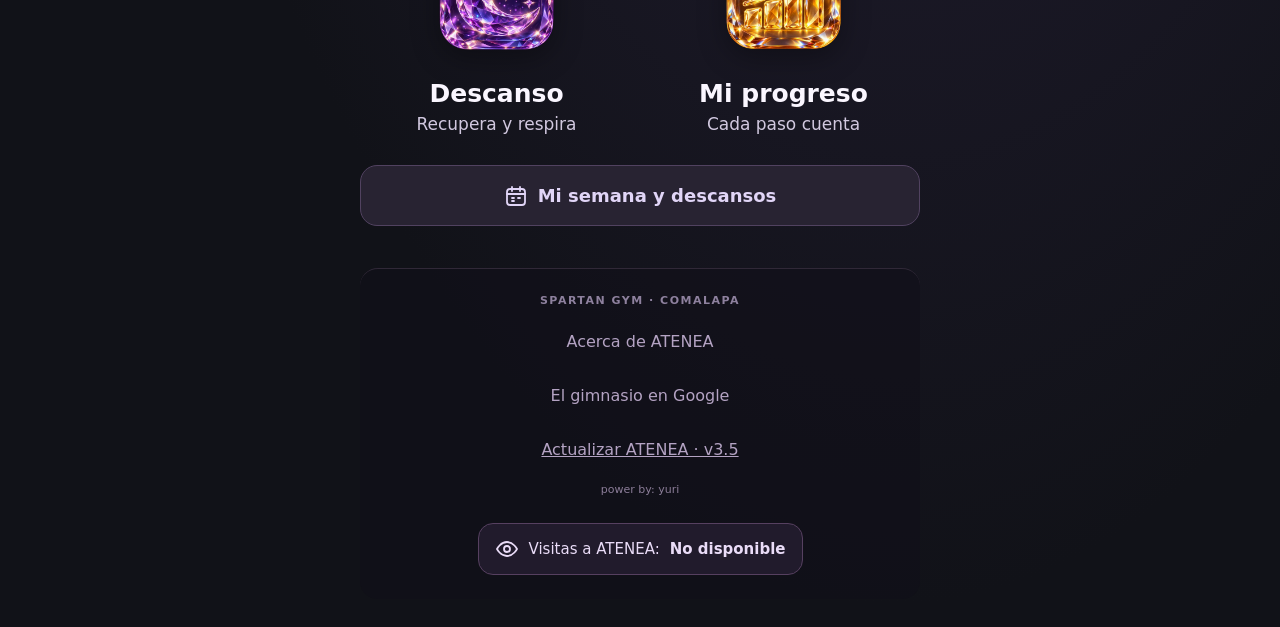
<file: atenea/actualizar.html>
<!doctype html><html lang="es"><meta charset="utf-8"><meta name="viewport" content="width=device-width,initial-scale=1"><meta name="theme-color" content="#111117"><title>Actualizar ATENEA</title>
<style>body{margin:0;min-height:100vh;display:grid;place-items:center;background:#111117;color:#f4edff;font:18px system-ui}main{max-width:440px;padding:32px}h1{font-size:32px}p{line-height:1.6;color:#cfc4df}button,a{display:block;padding:20px;border:0;border-radius:20px;background:#cfb8ff;color:#21172f;font:700 20px system-ui;text-align:center;text-decoration:none}small{display:block;margin-top:24px;color:#a99abb}</style>
<main><h1>Actualizando ATENEA</h1><p id="status">Preparando los ejercicios y las variantes sin máquina… Tus registros se conservan.</p><button id="retry" hidden>Reintentar</button><small>SPARTAN GYM · COMALAPA · v3.5</small></main>
<script>
async function update(){
 const status=document.getElementById('status'),retry=document.getElementById('retry');retry.hidden=true;
 try{
  const base=new URL('./',location.href);
  const check=await fetch(new URL('index.html?comprobar='+Date.now(),base),{cache:'no-store'});
  if(!check.ok||!(await check.text()).includes('v=3.5'))throw Error('La actualización todavía no está disponible. Probá nuevamente.');
  if('serviceWorker'in navigator){
   const regs=await navigator.serviceWorker.getRegistrations();
   await Promise.all(regs.filter(r=>r.scope===base.href).map(r=>r.unregister()));
  }
  if('caches'in window){const names=await caches.keys();await Promise.all(names.filter(n=>n.startsWith('atenea-')).map(n=>caches.delete(n)));}
  status.textContent='Actualización lista. Entrando a ATENEA…';
  location.replace(new URL('index.html?actualizada=3.5&ts='+Date.now()+'#home',base).href);
 }catch(e){status.textContent='No se pudo completar: '+e.message+' Tus registros siguen guardados.';retry.hidden=false;}
}
document.getElementById('retry').onclick=update;update();
</script></html>
</file>
<file: atenea/style.css>
:root{color-scheme:dark;--bg:#111117;--panel:#1b1b24;--panel2:#242430;--text:#f7f5ff;--muted:#b3b1c3;--purple:#b69bff;--line:#343342;--radius:26px;font-family:Inter,ui-sans-serif,system-ui,-apple-system,BlinkMacSystemFont,'Segoe UI',sans-serif;font-size:17px}*{box-sizing:border-box}body{margin:0;background:radial-gradient(ellipse at 85% 0,#302348 0,transparent 35%),var(--bg);color:var(--text);line-height:1.5;-webkit-tap-highlight-color:transparent}button,input,select{font:inherit}button,a,input,select,summary{touch-action:manipulation}button{position:relative;cursor:pointer;border:0;color:inherit;transition:transform .15s,background .2s,box-shadow .2s;overflow:hidden}button:active{transform:scale(.96)}button:disabled{opacity:.32;cursor:default}button:focus-visible,a:focus-visible,input:focus-visible,summary:focus-visible{outline:3px solid var(--purple);outline-offset:4px}button svg,a svg{flex-shrink:0}svg{display:block;width:24px;height:24px}a{color:#d0baff}h1,h2,h3,p{margin:0}h1{font-size:clamp(34px,8vw,47px);line-height:1.08;letter-spacing:-1.5px}h2{font-size:28px;line-height:1.2;letter-spacing:-.6px}h3{font-size:22px;line-height:1.25}p{color:var(--muted)}[hidden],.hidden{display:none!important}.app-shell{max-width:620px;margin:auto;padding:0 20px calc(28px + env(safe-area-inset-bottom))}.topbar{display:flex;align-items:center;justify-content:space-between;gap:8px;padding:22px 0 18px;min-height:112px}.brand{width:90px;text-decoration:none;display:flex;align-items:center;flex-direction:column;gap:4px}.brand img{width:70px;height:70px;object-fit:contain;filter:invert(1);mix-blend-mode:screen}.brand span{color:#e4dff4;letter-spacing:2.7px;font-weight:650;font-size:10px}.top-actions{display:flex;gap:8px;align-items:center}.icon-button{background:#25232f;border:1px solid #393545;border-radius:16px;width:46px;height:46px;display:grid;place-items:center}.install-button{background:#e8ddff;color:#25173f;font-size:15px;font-weight:750;border-radius:16px;padding:12px 15px;min-height:46px}.hero{position:relative;padding:20px 2px 28px}.eyebrow{display:block;text-transform:uppercase;letter-spacing:3px;font-weight:750;font-size:12px;color:var(--purple);margin-bottom:10px}.hero h1 em{font-style:normal;color:#c6afff}.hero p{margin-top:13px;font-size:17px;max-width:34ch}.hero-mark{position:absolute;right:5px;top:25px;width:70px;height:70px;opacity:.32;pointer-events:none}.hero-mark svg{width:100%;height:100%;stroke:#c5a5ff;stroke-width:1}.date-chip{display:flex;align-items:center;gap:7px;padding:8px 12px;border:1px solid var(--line);border-radius:14px;background:#1b1924;font-size:14px;color:#ddd4ee;width:max-content;max-width:100%;margin-top:20px}.date-chip svg{width:18px;height:18px}.today-card{padding:20px;border:1px solid #4a3b64;border-radius:24px;background:linear-gradient(125deg,#332749,#201e2d);margin-bottom:28px}.today-top{display:flex;align-items:center;justify-content:space-between;gap:14px;margin-bottom:10px}.today-top span{font-size:12px;font-weight:750;letter-spacing:1.4px;color:#d8c5ff;text-transform:uppercase}.today-top button{background:none;color:#d4c2ff;text-decoration:underline;font-size:14px;padding:5px 0}.today-card h2{font-size:23px;margin-bottom:8px}.today-card p{font-size:15px}.today-links{display:flex;gap:8px;flex-wrap:wrap;margin-top:14px}.mini-pill{display:flex;gap:6px;align-items:center;padding:9px 12px;border-radius:12px;background:#51406a;font-size:15px;font-weight:600}.mini-pill svg{width:18px;height:18px}.section-heading{display:flex;align-items:center;justify-content:space-between;gap:10px;margin-bottom:16px}.section-heading h2{font-size:23px}.section-heading span{color:var(--muted);font-size:14px}.menu-grid{display:grid;grid-template-columns:1fr 1fr;gap:14px}.category{border:1px solid #393443;background:linear-gradient(145deg,#292531,#1c1b23);border-radius:28px;min-height:178px;padding:20px 10px 18px;display:flex;align-items:center;flex-direction:column;text-align:center;box-shadow:0 10px 25px #0002}.category:hover{border-color:#9480bf;box-shadow:0 0 25px #ad87ed16}.tile-icon{width:78px;height:78px;border-radius:24px;display:grid;place-items:center;margin-bottom:14px;border:1px solid #ffffff27;background:linear-gradient(145deg,#bc96fc,#7451be);box-shadow:inset 0 1px 0 #ffffff45,0 9px 18px #0003;color:#fff}.tile-icon svg{height:46px;width:46px;stroke-width:1.55;filter:drop-shadow(0 2px 3px #0002)}.category.blue .tile-icon{background:linear-gradient(145deg,#9baefc,#536aaf)}.category.silver .tile-icon{background:linear-gradient(145deg,#d2cee3,#77728d);color:#242233}.category.purple .tile-icon{background:linear-gradient(145deg,#a087db,#594882)}.category strong{font-size:20px;line-height:1.18;margin-bottom:6px}.category small{font-size:13px;color:#bab4c7;line-height:1.25}.home-note{display:flex;gap:12px;padding:20px 5px;margin-top:10px;font-size:14px;color:var(--muted)}.home-note svg{color:#bca5e9;min-width:22px}.page-head{margin:12px 0 20px}.page-head h1{font-size:32px;letter-spacing:-.8px}.page-head p{margin-top:9px}.back-home{display:flex;gap:9px;align-items:center;background:none;color:#cbb7f0;padding:8px 0;margin:0 0 15px}.back-home svg{width:20px}.exercise-top{display:flex;align-items:center;justify-content:space-between;margin-bottom:12px;gap:12px}.exercise-top span{font-size:14px;color:#c9bddb}.progress-line{height:4px;background:#393242;border-radius:10px;overflow:hidden;margin-bottom:20px}.progress-line i{display:block;height:100%;background:var(--purple);transition:width .3s}.exercise-title{margin-bottom:18px;font-size:28px}.media{border-radius:24px;overflow:hidden;border:1px solid #443c50;position:relative;background:#18171f;aspect-ratio:3/2}.media img{display:block;width:100%;height:100%;object-fit:contain}.muscle-overlay{position:absolute;inset:0;width:100%;height:100%;pointer-events:none}.media-controls{position:absolute;bottom:10px;left:10px;right:10px;display:flex;gap:7px;align-items:center;justify-content:space-between}.media-controls button{backdrop-filter:blur(10px);background:#101018e8;border:1px solid #ffffff45;border-radius:12px;padding:9px 11px;min-height:44px;display:flex;align-items:center;gap:7px;font-size:13px;color:#fff}.media-controls svg{width:17px;height:17px}.green-dot{height:9px;width:9px;background:#65f59a;border-radius:50%;display:inline-block}.gif-label{font-size:12px;color:#aaa3b9;line-height:1.4;margin:9px 4px 13px}.exercise-nav{display:grid;grid-template-columns:1fr .95fr 1fr;gap:9px;margin:12px 0 22px}.exercise-nav button{display:flex;flex-direction:column;gap:5px;align-items:center;justify-content:center;border:1px solid #51415f;background:linear-gradient(145deg,#3a2d4e,#292332);border-radius:19px;min-height:77px;font-size:14px;font-weight:650}.exercise-nav button svg{width:27px;height:27px}.exercise-nav .nav-home{background:#d4c1fa;color:#271b3e;border-color:#dac7ff}.muscle-name{display:flex;gap:8px;align-items:center;color:#d3cadf;font-size:15px;margin-bottom:15px}.metrics{display:grid;grid-template-columns:1fr 1.2fr 1fr;gap:8px;margin-bottom:18px}.metric{background:#23212c;border:1px solid #3b3446;border-radius:18px;padding:15px 6px;text-align:center}.metric strong{display:block;font-size:26px;letter-spacing:-.5px;color:#e0ccff}.metric span{display:block;color:#bdb5ca;font-size:13px}.metric small{display:block;font-size:11px;line-height:1.25;color:#a9a1b7;margin-top:2px}.primary,.secondary,.done-button{display:flex;align-items:center;justify-content:center;gap:10px;border-radius:17px;padding:16px 18px;min-height:56px;font-weight:700}.primary{background:linear-gradient(120deg,#c4a6ff,#a38adf);color:#21152f}.secondary{background:#282332;color:#e1d5f7;border:1px solid #514260}.done-button{background:#c7adf6;color:#261a3c;width:100%;font-size:19px}.done-button.complete{background:#332840;color:#e8d8ff;box-shadow:inset 0 0 0 2px #c5a0fb}.wide{width:100%}.button-row{display:flex;gap:10px;margin:12px 0}.button-row>*{flex:1}.rest-button{font-size:15px;margin:12px 0 24px;width:100%}.howto{border:1px solid var(--line);border-radius:22px;padding:20px;margin:20px 0;background:#1b1922}.howto h3{margin-bottom:18px}.steps{padding:0;margin:0;list-style:none;counter-reset:step}.steps li{counter-increment:step;position:relative;padding-left:44px;margin:0 0 20px;color:#d1c9dd;font-size:17px;line-height:1.6}.steps li:last-child{margin-bottom:0}.steps li:before{content:counter(step);position:absolute;left:0;top:1px;display:grid;place-items:center;border-radius:11px;background:#3a2b50;color:#e1c9ff;width:31px;height:31px;font-size:14px;font-weight:750}.tip{font-size:14px;color:#b9b0c5;padding:0 5px 16px}.guide-card{background:#1e1c27;border:1px solid #3b3348;border-radius:25px;overflow:hidden;margin:18px 0}.guide-card img{width:100%;height:240px;object-fit:cover;display:block}.guide-card .guide-body{padding:22px}.guide-body h3{margin:5px 0 12px}.guide-body p{margin-bottom:12px;font-size:17px}.guide-body .step-label{color:#c2a6f2;font-size:12px;letter-spacing:2px;font-weight:750}.guide-body ul{padding-left:20px;color:#c8bfd4;margin-bottom:0}.guide-body li{margin-top:9px}.guide-intro{padding:20px;background:linear-gradient(130deg,#38264e,#242130);border:1px solid #524064;border-radius:22px;margin:18px 0}.guide-intro p{color:#ded3ec}.small-note{font-size:13px!important;color:#a99eb7!important}.habit-row{display:flex;gap:13px;align-items:center;width:100%;padding:16px;background:#292330;text-align:left;border:1px solid #433649;border-radius:17px;margin:10px 0}.habit-row.checked{border-color:#bf9ce8;background:#3d2e4e}.habit-row .check-box{width:28px;height:28px;min-width:28px;border:2px solid #b49bc9;border-radius:9px;display:grid;place-items:center}.habit-row svg{width:20px;height:20px}.habit-row strong{font-size:16px;display:block}.habit-row small{font-size:13px;color:#bfb3cb;display:block}.guide-tabs{display:flex;gap:8px;margin:16px 0}.guide-tabs button{flex:1;border:1px solid #51415f;border-radius:15px;background:#282131;padding:13px 8px;font-size:15px;font-weight:650}.guide-tabs button.active{background:#c6a8f0;color:#241730}.form-grid{display:grid;grid-template-columns:1fr 1fr;gap:14px;margin:18px 0}.field{display:flex;flex-direction:column;gap:7px;font-size:15px;color:#cdbfdb}.field input,.field select,input[type=date]{border:1px solid #574364;background:#17131e;color:#fff;border-radius:13px;padding:12px;min-width:0;width:100%;min-height:48px}.span2{grid-column:1/-1}.calculator-result{padding:20px;border:1px solid #a17cc9;border-radius:18px;margin-top:18px;background:#342441}.calculator-result strong{display:block;color:#e2c3ff;font-size:30px}.details{border:1px solid #44334f;border-radius:20px;padding:20px;margin:18px 0;background:#221b2b}.details summary{cursor:pointer;font-size:18px;font-weight:650}.details p{margin-top:16px}.week-list{display:grid;gap:9px;margin:18px 0}.week-row{display:flex;gap:15px;padding:15px;border:1px solid #3f344b;border-radius:16px;background:#211b2b;align-items:center}.week-row b{width:38px;font-size:13px;color:#cdb6ec}.week-row strong{font-size:16px;display:block}.week-row small{font-size:13px;color:#b7a8c3}.week-row.selected{border-color:#bd9bdf;background:#362543}.stats{display:grid;grid-template-columns:repeat(3,1fr);gap:9px;margin:20px 0}.stats div{background:#2b2135;padding:20px 4px;text-align:center;border-radius:18px;border:1px solid #473453}.stats strong{display:block;font-size:32px;color:#d8b8ff}.stats span{font-size:12px;color:#c3b2cf}.history-row{padding:16px 0;border-bottom:1px solid #3c3045}.history-row button{padding:0;background:none;text-align:left;width:100%}.history-row strong{display:block;font-size:17px}.history-row span{font-size:14px;color:#baabc9}.empty-state{text-align:center;padding:30px 14px;background:#211a2a;border-radius:22px}.empty-state svg{margin:0 auto 15px;height:42px;width:42px;color:#c2a3e4}.status-line{font-size:13px;color:#b9adc6;margin:18px 0}.footer-brand{font-size:11px;letter-spacing:1.5px;font-weight:700;color:#8e819e}footer{display:flex;align-items:center;flex-direction:column;gap:10px;margin-top:42px;padding:25px 0;border-top:1px solid #302837}footer small{font-size:11px;color:#8c7e99}.text-button{background:none;color:#b4a3c3;padding:10px;font-size:13px}.timer{position:fixed;left:50%;bottom:calc(18px + env(safe-area-inset-bottom));transform:translateX(-50%);width:min(90%,410px);border:1px solid #aa84d6;border-radius:22px;padding:14px 18px;display:flex;align-items:center;gap:12px;background:#30223cf5;box-shadow:0 15px 50px #0008;backdrop-filter:blur(20px);z-index:20}.timer>div{flex:1;display:flex;gap:15px;align-items:center}.timer span{font-size:14px;color:#d9c9e7}.timer strong{font-size:26px;font-variant-numeric:tabular-nums}.toast{position:fixed;bottom:120px;left:50%;transform:translate(-50%,20px);width:max-content;max-width:90vw;padding:14px 20px;background:#e7d8f8;color:#251331;font-size:15px;border-radius:16px;opacity:0;pointer-events:none;transition:opacity .2s,transform .2s;z-index:60;box-shadow:0 8px 35px #0006}.toast.visible{opacity:1;transform:translate(-50%,0)}dialog{color:#f6efff;background:#251c30;border:1px solid #6a4d81;border-radius:28px;max-width:440px;width:calc(100% - 32px);padding:28px;max-height:85dvh;overflow-y:auto}dialog::backdrop{background:#07040cbb;backdrop-filter:blur(6px)}dialog h2{font-size:26px;margin-bottom:14px}dialog p{margin:12px 0}dialog .secondary{margin-top:18px}.install-logo{width:90px;height:90px;object-fit:contain;display:block;margin:0 auto 20px;border-radius:20px}.install-hint{font-size:14px;color:#c6b4d7}#splash{position:fixed;inset:0;background:radial-gradient(circle at center,#322340,#0e0d13 65%);z-index:100;display:grid;place-items:center;pointer-events:none;animation:fadeout .4s 1.7s forwards}.splash-inner{display:flex;align-items:center;flex-direction:column;text-align:center}.logo{width:170px;height:170px;object-fit:contain;filter:invert(1);mix-blend-mode:screen}.comalapa{font-size:13px;letter-spacing:5px;margin:12px 0 28px}.splash-name{font-size:32px;font-weight:700;letter-spacing:10px;color:#d4b6ff}.splash-inner p{margin:10px 0 30px;font-size:15px;color:#bba8ce}.load-track{width:210px;height:4px;border-radius:5px;background:#4e3b5f;overflow:hidden}.load-track span{display:block;height:100%;background:#d4b1ff;animation:load 1.7s ease-out forwards}.loading-label{margin-top:14px;font-size:12px;letter-spacing:1px;color:#b9a3cc}.ripple{position:absolute;border-radius:50%;width:140px;height:140px;background:#ffffff2a;pointer-events:none;animation:ripple .5s ease-out forwards}.noscript{padding:24px;background:#3a234f;margin:20px;border-radius:20px}.source-list{padding-left:20px}.source-list li{margin:12px 0;font-size:14px}#app:focus{outline:none}@keyframes load{from{width:0}to{width:100%}}@keyframes fadeout{to{opacity:0;visibility:hidden}}@keyframes ripple{from{transform:translate(-50%,-50%) scale(0);opacity:1}to{transform:translate(-50%,-50%) scale(3);opacity:0}}@media(min-width:700px){.app-shell{padding-top:15px}.category{min-height:190px}.category strong{font-size:23px}.category small{font-size:15px}.tile-icon{width:86px;height:86px}.tile-icon svg{width:52px;height:52px}.hero h1{font-size:50px}.media{border-radius:28px}}@media(max-width:360px){.app-shell{padding-left:13px;padding-right:13px}.top-actions{gap:5px}.icon-button{width:42px;height:42px}.install-button{padding:10px;font-size:14px}.menu-grid{gap:10px}.category strong{font-size:18px}.category small{font-size:12px}.category{min-height:164px}.tile-icon{width:68px;height:68px}.metric strong{font-size:23px}}@media(prefers-reduced-motion:reduce){*,*:before,*:after{animation-duration:.01ms!important;transition:none!important;scroll-behavior:auto!important}#splash{display:none}.ripple{display:none}}
/* ATENEA 2 · big home icons, fewer words, personal backgrounds */
:root{font-size:19px}body{min-height:100dvh;background:#101218}body[data-wallpaper=violet]{background:radial-gradient(ellipse at 70% 0,#2e2544,#111218 70%)}body[data-wallpaper=gold]{background:radial-gradient(ellipse at 80% 0,#493922,#111318 70%)}body[data-wallpaper=blue]{background:radial-gradient(ellipse at 80% 0,#1d3c52,#111318 70%)}#wallpaper-layer{position:fixed;inset:0;background-size:cover;background-position:center;z-index:-1;pointer-events:none}body[data-wallpaper=photo]{background:#101218}body[data-wallpaper=photo] #wallpaper-layer{z-index:0}body[data-wallpaper=photo] #wallpaper-layer:after{content:'';position:absolute;inset:0;background:rgba(8,9,15,var(--wallpaper-darkness,.7))}.app-shell{position:relative;z-index:1;max-width:600px;padding-top:16px}.gym-banner{padding:24px 20px 20px;display:flex;flex-direction:column;align-items:center;border:1px solid #ffffff25;border-radius:28px;background:radial-gradient(ellipse at center,#2c2d39d9,#10141ce8 80%);box-shadow:0 15px 40px #0005;margin-bottom:15px}.gym-banner img{display:block;width:180px;max-width:65%;height:auto;filter:invert(1);mix-blend-mode:screen}.gym-banner .comalapa{color:#d2b9ff;margin:10px 0 7px;letter-spacing:7px;font-size:15px;font-weight:700}.atenea-label{font-size:20px;letter-spacing:5px;font-weight:700;color:#f0e5ff}.topbar{padding:5px 0 16px;min-height:72px}.brand-word{font-size:23px;letter-spacing:2px;font-weight:750;color:#f3eaff;text-decoration:none}.top-actions{gap:7px}.home-title{display:flex;align-items:center;gap:8px;justify-content:space-between;margin:10px 0 5px}.home-title h1{font-size:30px;letter-spacing:-.6px;line-height:1.2}.wallpaper-button{display:flex;align-items:center;gap:6px;background:#282532;border:1px solid #51445f;border-radius:15px;min-height:46px;padding:10px;font-size:16px;flex-shrink:0}.wallpaper-button svg{width:20px;height:20px}.date-chip{font-size:18px;background:#1b1924cc;margin:10px 0 18px;border-radius:13px}.date-chip svg{width:20px;height:20px}.menu-grid{gap:25px 14px;margin:26px 0 30px}.category{background:none!important;border:0;border-radius:0;box-shadow:none;min-height:0;padding:0 2px;overflow:visible}.category:hover{border:0;box-shadow:none}.tile-icon{width:clamp(112px,31vw,145px);height:auto;aspect-ratio:1;border-radius:28%;margin-bottom:12px;box-shadow:inset 0 2px 0 #ffffff45,0 10px 22px #0005;transition:transform .2s;flex-shrink:0}.tile-icon svg{width:60%;height:60%;stroke-width:1.6}.category:active .tile-icon{transform:scale(.94)}.category strong{font-size:23px;line-height:1.17;color:#faf6ff;margin-bottom:6px}.category small{font-size:16px;line-height:1.25;color:#d1c8df}.category.gold .tile-icon{background:linear-gradient(145deg,#f4b66c,#bd773e)}.category.blue .tile-icon{background:linear-gradient(145deg,#84bcfa,#455bca)}.category.purple .tile-icon{background:linear-gradient(145deg,#bf93f6,#764ab6)}.category.silver .tile-icon{background:linear-gradient(145deg,#ddd9ef,#7b7794)}.menu-grid .category:last-child:nth-child(odd){grid-column:1/-1;width:50%;justify-self:center}.week-home{font-size:18px}body:not(.at-home) .gym-banner{display:none}.exercise-title{font-size:30px}.exercise-top span,.exercise-top button{font-size:17px}.exercise-top button{padding:7px 0;text-align:left}.metric strong{font-size:30px}.metric span{font-size:16px}.metric small{font-size:13px}.steps li,.guide-body p,.howto p{font-size:19px}.exercise-nav button{min-height:82px;font-size:16px}.exercise-nav button svg{width:32px;height:32px}.pending-demo{border:1px solid #7b5c3a;background:linear-gradient(135deg,#352d2b,#221f2d);padding:30px 22px;border-radius:24px;text-align:center}.pending-demo>svg{margin:0 auto 17px;width:46px;height:46px;color:#e9c793}.pending-demo h2{font-size:25px;margin-bottom:15px}.pending-demo p{font-size:18px}.pending-demo span{display:block;color:#d6c3ad;font-size:15px;margin-top:18px}.media-note{font-size:16px;background:#292331;border-left:3px solid #c7a5ed;border-radius:0 12px 12px 0;padding:13px;margin:0 0 20px}.exercise-list{display:grid;gap:10px;margin:18px 0}.exercise-list button{font-size:18px;text-align:left;justify-content:space-between}.exercise-list small{display:block;color:#b6a8c9;font-size:15px;font-weight:400;margin-top:6px}.wallpaper-options{display:grid;grid-template-columns:1fr 1fr;gap:12px;margin:22px 0}.wallpaper-options button{height:86px;border:1px solid #ffffff50;border-radius:18px;font-size:18px;font-weight:700;display:flex;align-items:center;justify-content:center;gap:8px}.wallpaper-violet{background:linear-gradient(135deg,#765c9b,#201a2c)}.wallpaper-gold{background:linear-gradient(135deg,#9c753d,#272015)}.wallpaper-blue{background:linear-gradient(135deg,#397aa5,#152533)}.wallpaper-photo{background:#2b2934}.wallpaper-shade{margin:20px 0}.wallpaper-shade input{width:100%;accent-color:#b89bdc;min-height:44px}.food-heading h1{font-size:35px}.food-heading p{font-size:19px}.food-tabs{display:grid;grid-template-columns:1fr 1fr;gap:10px;margin:25px 0}.food-tabs button{background:#25212f;border:1px solid #574268;border-radius:17px;display:flex;align-items:center;justify-content:center;gap:8px;padding:16px 10px;min-height:60px;font-weight:700;font-size:17px}.food-tabs button[aria-pressed=true]{background:#d1b5fa;color:#24162f;border-color:#ddc5ff}.food-tabs svg{width:22px;height:22px}.day-picker{display:flex;gap:6px;justify-content:space-between;margin:24px 0 20px;scroll-margin-top:15px}.day-picker button{flex:1;min-height:49px;min-width:0;padding:8px 3px;background:#282031;color:#cfbfdc;border:1px solid #564060;border-radius:13px;font-size:16px;font-weight:650}.day-picker button[aria-pressed=true]{background:#d1b5fa;color:#261635}.food-day-title{margin-bottom:22px}.food-day-title h2{font-size:31px}.food-day-title span{font-size:17px;color:#baacc8}.meal-card .guide-body h2{font-size:27px;margin:8px 0 14px}.meal-card img{height:auto;aspect-ratio:4/3;object-fit:cover}.meal-card .step-label{font-size:14px;letter-spacing:2px}.food-details{border-top:1px solid #4f3d5c;padding-top:16px;margin-top:18px}.food-details summary{font-size:19px;font-weight:650;color:#dac4ef;cursor:pointer;min-height:40px}.food-details ul{font-size:18px;line-height:1.7;padding-left:23px;margin-bottom:25px}.food-details .steps{margin-top:22px}.portion-note{background:#2a2234;border-radius:15px;padding:15px;margin-top:20px;color:#cdbeda!important;font-size:17px!important}.shopping-group{margin:28px 0}.shopping-group h2{font-size:25px;margin-bottom:17px}.shopping-group .habit-row strong{font-size:19px}.shopping-group .habit-row small{font-size:16px;line-height:1.5;margin-top:4px}.food-disclaimer{margin:25px 0;font-size:14px!important}.section-intro{font-size:19px;margin:18px 0}.guide-intro h3{margin-bottom:12px}.food-tabs{scroll-margin-top:16px}body[data-wallpaper=photo] .category strong,body[data-wallpaper=photo] .category small{text-shadow:0 2px 9px #000}.app-shell footer{background:#12101999;padding:24px 8px;border-radius:18px}.text-button{font-size:16px}.small-note{line-height:1.6}.details summary{font-size:20px}.howto h3{font-size:24px}@media(max-width:360px){.home-title h1{font-size:27px}.category strong{font-size:21px}.category small{font-size:15px}.top-actions .icon-button{width:41px}.brand-word{font-size:20px}.tile-icon{width:112px}.food-tabs button{font-size:16px}.date-chip{font-size:16px}}@media(min-width:700px){.category strong{font-size:25px}.category small{font-size:17px}.tile-icon{width:145px}.gym-banner img{width:210px}}

/* ATENEA 3: variantes y biblioteca de movimiento */
.category.coral .tile-icon{background:linear-gradient(145deg,#f3ad7e,#b05d76)}
.menu-grid>.category:last-child:nth-child(odd){grid-column:1 / -1;width:50%;justify-self:center}
.menu-grid>.category:last-child:nth-child(even){grid-column:auto;width:auto;justify-self:stretch}
.equipment-bar{display:flex;align-items:center;justify-content:space-between;gap:10px;flex-wrap:wrap;margin:-4px 0 15px;color:#d2c5e3;font-size:16px}
.equipment-bar>span{display:flex;gap:7px;align-items:center}.equipment-bar svg{width:20px;height:20px}.equipment-bar button{display:flex;align-items:center;gap:5px;min-height:44px;padding:9px 13px;border-radius:13px;background:#45345d;color:#f2e9ff;font-weight:650}
.media{height:auto;max-height:none}.media img{width:100%;height:100%;object-fit:contain}.diagram-media{background:#f8f7fc}
.media-buttons{display:flex;align-items:center;justify-content:space-between;gap:8px;padding:10px 1px 0}.media-buttons button{display:flex;align-items:center;justify-content:center;gap:7px;min-height:44px;padding:10px 15px;background:#282331;border:1px solid #53435e;border-radius:13px;font-size:15px}.media-buttons svg{width:18px;height:18px}.media-buttons>span{font-size:14px;color:#b7a9c6}
.gif-label{font-size:14px;line-height:1.5;margin:10px 2px 14px}.equipment-filters{display:grid;grid-template-columns:repeat(3,1fr);gap:7px;margin:22px 0}.equipment-filters button{font-size:15px;padding:12px 5px;border-radius:14px;background:#33283e;border:1px solid #69517b;min-height:52px}.equipment-filters button[aria-pressed=true]{background:#d1b5fa;color:#241630;border-color:#e4cfff}
.exercise-option{width:100%;display:flex;align-items:center;text-align:left;gap:12px;border:1px solid #51425e;border-radius:18px;padding:12px;background:#211c2b;min-height:94px}.exercise-option.current{border-color:#c5a2f0;background:#342641}.exercise-option img{width:74px;height:74px;object-fit:contain;background:#f7f6fa;border-radius:12px;flex-shrink:0}.exercise-option>span{flex:1;min-width:0}.exercise-option strong{font-size:18px;line-height:1.25;display:block}.exercise-option small{font-size:14px;color:#c3b4d2;margin-top:7px;display:block;line-height:1.45}.exercise-option>svg{width:20px;height:20px;flex-shrink:0}.exercise-list{display:flex;flex-direction:column;gap:12px;margin:20px 0}.variant-note{padding:17px;border:1px solid #574267;border-radius:17px;background:#30243b;font-size:17px;margin:20px 0;color:#d8c9e6}.exercise-nav button{font-size:16px;min-height:79px}.exercise-title{font-size:30px;line-height:1.18}.exercise-top .text-button{min-height:44px;text-align:left}.howto .steps{list-style:none;padding-left:0}
@media(max-width:380px){.equipment-bar{font-size:15px}.exercise-option{gap:9px;padding:10px}.exercise-option img{width:58px;height:67px}.exercise-option strong{font-size:17px}.exercise-option small{font-size:13px}.exercise-title{font-size:28px}}

/* 3.4: portrait media fits the viewport; exercise navigation is always reachable. */
.exercise-open .app-shell{padding-bottom:calc(132px + env(safe-area-inset-bottom))}
.exercise-open .exercise-nav{position:fixed;left:50%;bottom:0;transform:translateX(-50%);width:min(100%,600px);box-sizing:border-box;margin:0;padding:10px 16px calc(10px + env(safe-area-inset-bottom));z-index:40;background:#17131ff5;border-top:1px solid #ffffff26;box-shadow:0 -8px 30px #0005;backdrop-filter:blur(16px)}
.exercise-open .exercise-nav button{min-height:64px;font-size:16px;border-radius:16px}
.exercise-open .exercise-nav button svg{width:26px;height:26px}
.exercise-open .media{height:clamp(150px,calc(100vh - 360px),480px);height:clamp(150px,calc(100dvh - 360px),480px);max-height:none!important;aspect-ratio:auto!important}
.exercise-open .media img,.exercise-open .media video{width:100%;height:100%;object-fit:contain}
.exercise-open .timer{bottom:calc(100px + env(safe-area-inset-bottom));z-index:45}
.exercise-open .toast{bottom:calc(110px + env(safe-area-inset-bottom))}
@media(max-height:600px){.exercise-open .topbar{min-height:54px;padding-bottom:6px}.exercise-open .exercise-title{font-size:24px;margin:8px 0}.exercise-open .equipment-bar{margin:8px 0}.exercise-open .media{height:clamp(110px,calc(100dvh - 285px),300px)}}

/* Original crystal icon pack supplied by the owner. */
.menu-grid .tile-icon.crystal-icon{background:transparent;border:0;box-shadow:none;border-radius:0;overflow:visible}
.crystal-icon img{display:block;width:100%;height:100%;object-fit:contain;filter:drop-shadow(0 8px 14px #0005)}
</file>
